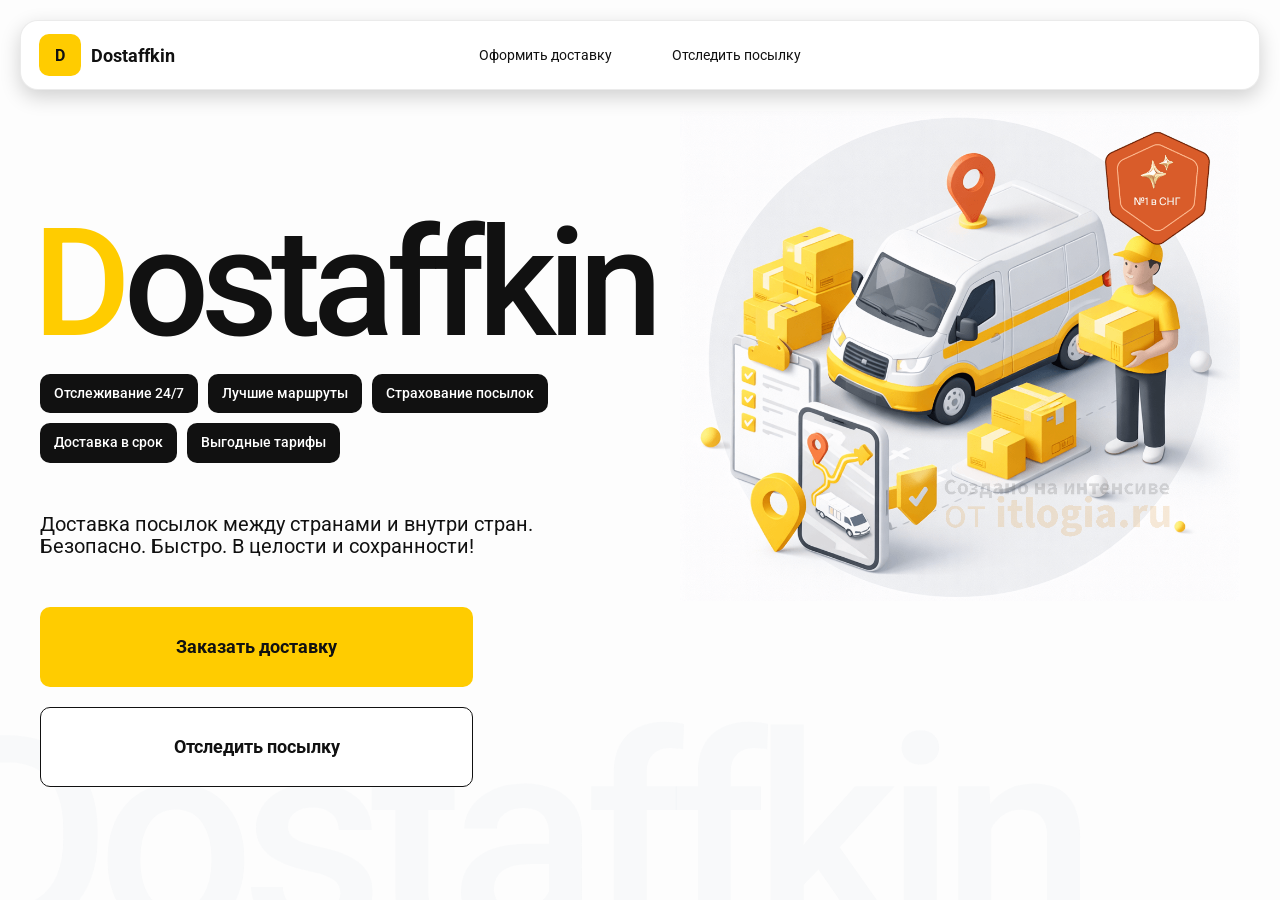
<file: index.html>
<!doctype html>
<html lang="ru">

<head>
    <meta charset="utf-8" />
    <meta name="viewport" content="width=device-width,initial-scale=1,maximum-scale=1,user-scalable=0" />
    <title>Dostaffkin — Доставка посылок между странами и внутри стран. Безопасно. Быстро. В целости и сохранности!
    </title>
    <link rel="stylesheet" href="styles/base.css" />
    <link rel="stylesheet" href="styles/base_adaptive.css" />
    <link rel="stylesheet" href="styles/index.css" />
    <link rel="stylesheet" href="styles/index_adaptive.css" />
</head>

<body>
    <div class="container">
        <header class="header">
            <a class="header-brand" href="#">
                <div class="header-logo">D</div>
                <div class="header-title">Dostaffkin</div>
            </a>
            <nav class="header-menu">
                <a class="header-link" href="./order.html">Оформить <span>доставку</span></a>
                <a class="header-link" href="./track.html">Отследить <span>посылку</span></a>
            </nav>
        </header>
        <main class="main">
            <section class="main-info">
                <div class="main-title">
                    <span>D</span>ostaffkin
                </div>
                <div class="main-features">
                    <div class="main-feature">Отслеживание 24/7</div>
                    <div class="main-feature">Лучшие маршруты</div>
                    <div class="main-feature">Страхование посылок</div>
                    <div class="main-feature">Доставка в срок</div>
                    <div class="main-feature">Выгодные тарифы</div>
                </div>
                <div class="main-description">
                    Доставка посылок между странами и внутри стран.
                    Безопасно. Быстро. В целости и сохранности!
                </div>
                <div class="main-actions">
                    <a class="button" type="button" href="./order.html">Заказать доставку</a>
                    <a class="button button-white" type="button" href="./track.html">Отследить посылку</a>
                </div>
            </section>
            <div class="main-title-ghost">Dostaffkin</div>
            <section class="main-image">
                <img src="images/main-image.png" alt="Main image" />
            </section>
        </main>
    </div>
</body>

</html>
</file>
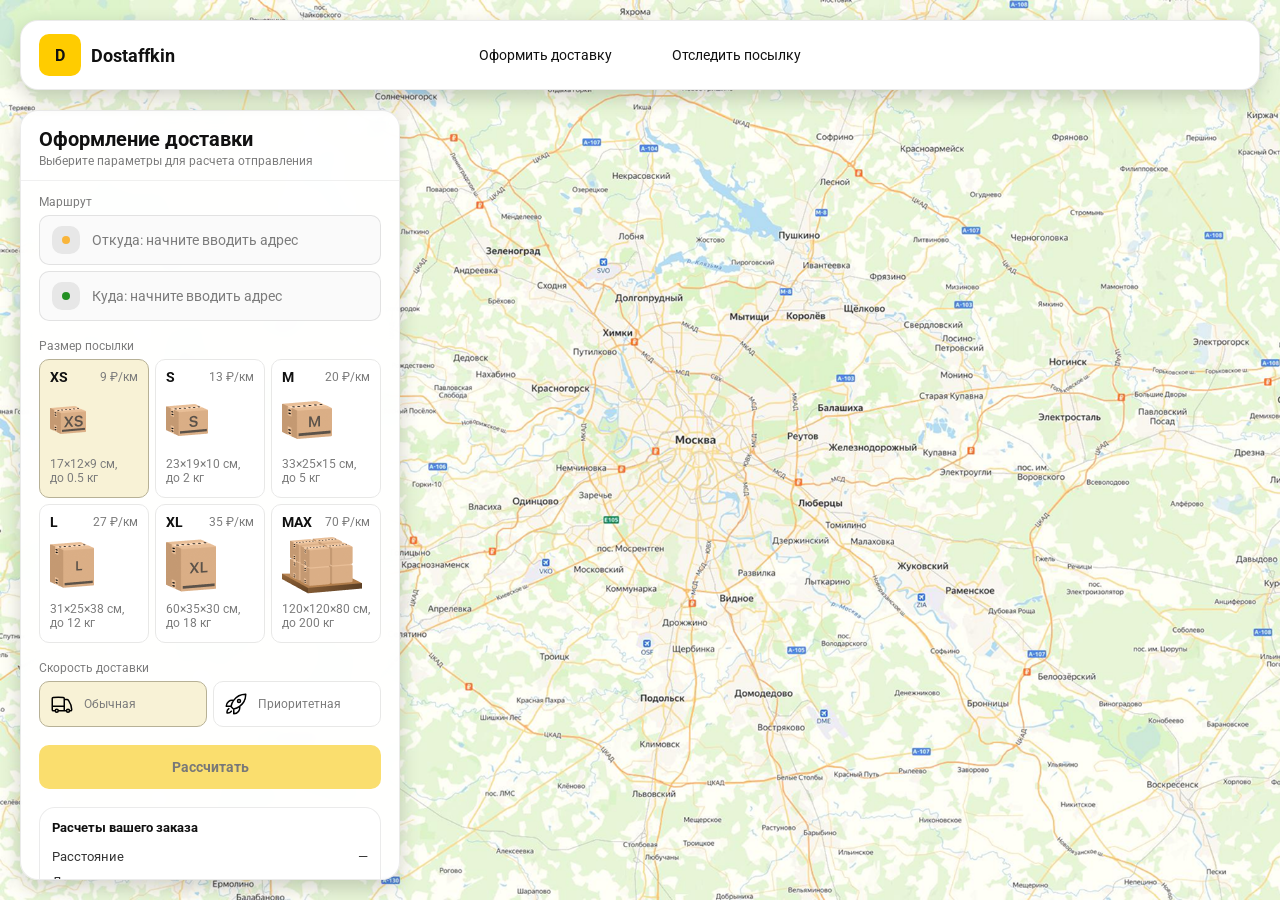
<file: order.html>
<!doctype html>
<html lang="ru">

<head>
    <meta charset="utf-8" />
    <meta name="viewport" content="width=device-width,initial-scale=1,maximum-scale=1,user-scalable=0" />
    <title>Оформление доставки</title>

    <link rel="stylesheet" href="styles/base.css" />
    <link rel="stylesheet" href="styles/base_adaptive.css" />

    <link rel="stylesheet" href="styles/order.css" />
    <link rel="stylesheet" href="styles/order_adaptive.css" />
</head>

<body>
    <div id="map"></div>
    <header class="header">
        <a class="header-brand" href="./index.html">
            <div class="header-logo">D</div>
            <div class="header-title">Dostaffkin</div>
        </a>
        <nav class="header-menu">
            <a class="header-link" href="#">Оформить <span>доставку</span></a>
            <a class="header-link" href="./track.html">Отследить <span>посылку</span></a>
        </nav>
    </header>
    <aside class="main" id="sidebar">
        <div class="main-header">
            <div class="main-title">Оформление доставки</div>
            <div class="main-text">Выберите параметры для расчета отправления</div>
        </div>
        <div class="main-content">
            <div class="main-route">
                <div class="main-block-title">Маршрут</div>
                <div class="main-fields">
                    <div class="main-field" id="fromField">
                        <div class="main-pin"></div>
                        <input id="from" placeholder="Откуда: начните вводить адрес" autocomplete="off" />
                        <div class="main-ac" id="fromAc" role="listbox" aria-label="Подсказки адресов"></div>
                    </div>

                    <div class="main-field" id="toField">
                        <div class="main-pin"></div>
                        <input id="to" placeholder="Куда: начните вводить адрес" autocomplete="off" />
                        <div class="main-ac" id="toAc" role="listbox" aria-label="Подсказки адресов"></div>
                    </div>
                </div>
            </div>
            <div class="main-package">
                <div class="main-block-title">Размер посылки</div>

                <div class="main-sizes">
                    <div class="main-size-card is-active" data-value="xs">
                        <div class="main-size-top">
                            <div class="main-size-label">XS</div>
                            <div class="main-size-rate">9 ₽/км</div>
                        </div>
                        <div class="main-size-media">
                            <img src="images/sizes/xs.png" alt="Короб XS" />
                        </div>
                        <div class="main-size-description">17×12×9 см,<br>до 0.5 кг</div>
                    </div>

                    <div class="main-size-card" data-value="s">
                        <div class="main-size-top">
                            <div class="main-size-label">S</div>
                            <div class="main-size-rate">13 ₽/км</div>
                        </div>
                        <div class="main-size-media">
                            <img src="images/sizes/s.png" alt="Короб S" />
                        </div>
                        <div class="main-size-description">23×19×10 см,<br>до 2 кг</div>
                    </div>

                    <div class="main-size-card" data-value="m">
                        <div class="main-size-top">
                            <div class="main-size-label">M</div>
                            <div class="main-size-rate">20 ₽/км</div>
                        </div>
                        <div class="main-size-media">
                            <img src="images/sizes/m.png" alt="Короб M" />
                        </div>
                        <div class="main-size-description">33×25×15 см,<br>до 5 кг</div>
                    </div>

                    <div class="main-size-card" data-value="l">
                        <div class="main-size-top">
                            <div class="main-size-label">L</div>
                            <div class="main-size-rate">27 ₽/км</div>
                        </div>
                        <div class="main-size-media">
                            <img src="images/sizes/l.png" alt="Короб L" />
                        </div>
                        <div class="main-size-description">31×25×38 см,<br>до 12 кг</div>
                    </div>

                    <div class="main-size-card" data-value="xl">
                        <div class="main-size-top">
                            <div class="main-size-label">XL</div>
                            <div class="main-size-rate">35 ₽/км</div>
                        </div>
                        <div class="main-size-media">
                            <img src="images/sizes/xl.png" alt="Короб XL" />
                        </div>
                        <div class="main-size-description">60×35×30 см,<br>до 18 кг</div>
                    </div>

                    <div class="main-size-card" data-value="max">
                        <div class="main-size-top">
                            <div class="main-size-label">MAX</div>
                            <div class="main-size-rate">70 ₽/км</div>
                        </div>
                        <div class="main-size-media main-size-media-palleta">
                            <img src="images/sizes/max.png" alt="Паллета" />
                        </div>
                        <div class="main-size-description">120×120×80 см,<br>до 200 кг</div>
                    </div>
                </div>
            </div>
            <div class="main-speed">
                <div class="main-block-title">Скорость доставки</div>

                <div class="main-speeds">
                    <div class="main-speed-card is-active" data-value="regular">
                        <img class="main-speed-media" src="images/icons/regular.svg" alt="Regular" />
                        <div class="main-speed-description">Обычная</div>
                    </div>
                    <div class="main-speed-card" data-value="fast">
                        <img class="main-speed-media" src="images/icons/fast.svg" alt="Fast" />
                        <div class="main-speed-description">Приоритетная</div>
                    </div>

                </div>
            </div>
            <div class="main-calculate-block">
                <button id="calc" class="button calculate-button" type="button" disabled>Рассчитать</button>
            </div>
            <div class="main-result" id="result">
                <div class="main-result-title">Расчеты вашего заказа</div>
                <div class="main-result-lines">
                    <div class="main-result-line"><span>Расстояние</span><span id="distanceValue">—</span></div>
                    <div class="main-result-line"><span>Доставим через</span><span id="durationValue">—</span></div>
                    <div class="main-result-line"><span>Тариф</span><span id="rateValue">—</span></div>
                </div>
                <div class="main-price">
                    <div class="main-price-label">Итого</div>
                    <div class="main-price-value" id="totalValue">—</div>
                </div>
            </div>
            <div class="main-order-box">
                <div class="main-order-form" id="orderForm">
                    <div class="main-order-title">Оформление доставки</div>
                    <div class="main-block-info-row">
                        <div class="main-block-title">Контакты</div>
                        <div class="order-fields">
                            <div class="main-field">
                                <input id="customerName" placeholder="Ваше имя" autocomplete="off" />
                            </div>
                            <div class="main-field">
                                <input id="customerPhone" placeholder="Ваш телефон" autocomplete="off"
                                    inputmode="tel" />
                            </div>
                        </div>
                    </div>
                    <div class="main-block-info-row extra-info">
                        <div class="main-block-title">Дополнительная информация</div>
                        <div class="main-field textarea">
                            <textarea id="comment" placeholder="Детали доставки и комментарии"></textarea>
                        </div>
                    </div>
                    <button id="submit" class="button main-submit-request" type="button" disabled>Отправить
                        заявку
                    </button>
                </div>

                <div class="main-order-success" id="orderSuccess">
                    <div class="main-success-icon">✓</div>
                    <div class="main-success-title">Заявка отправлена!</div>
                    <div class="main-success-title">Номер отправления – <span id="orderId"></span></div>
                    <div class="main-success-subtitle">Мы скоро свяжемся с вами</div>
                </div>
            </div>
        </div>
    </aside>
</body>

</html>
</file>
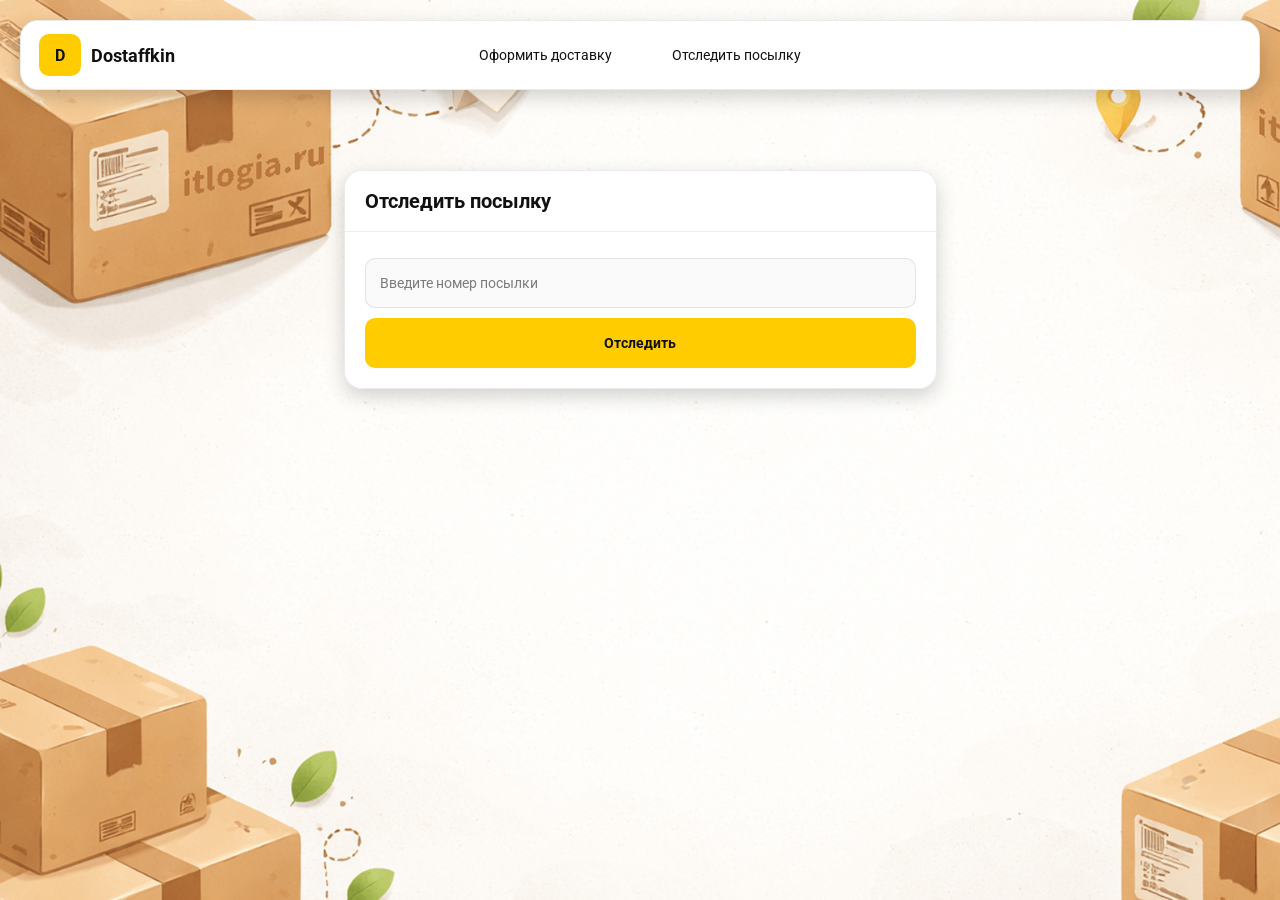
<file: track.html>
<!doctype html>
<html lang="ru">

<head>
    <meta charset="utf-8" />
    <meta name="viewport" content="width=device-width,initial-scale=1,maximum-scale=1,user-scalable=0" />
    <title>Отследить посылку</title>
    <link rel="stylesheet" href="styles/base.css" />
    <link rel="stylesheet" href="styles/base_adaptive.css" />

    <link rel="stylesheet" href="styles/track.css" />
    <link rel="stylesheet" href="styles/track_adaptive.css" />
</head>

<body>
    <div class="container">
        <header class="header">
            <a class="header-brand" href="./index.html">
                <div class="header-logo">D</div>
                <div class="header-title">Dostaffkin</div>
            </a>
            <nav class="header-menu">
                <a class="header-link" href="./order.html">Оформить <span>доставку</span></a>
                <a class="header-link" href="#">Отследить <span>посылку</span></a>
            </nav>
        </header>
        <main class="track-content">
            <section class="track-card track-search">
                <div class="track-title">Отследить посылку</div>
                <div class="track-action">
                    <div class="main-field track-field">
                        <input id="trackNumber" placeholder="Введите номер посылки" autocomplete="off" />
                    </div>
                    <button id="trackButton" class="button track-button" type="button">Отследить</button>
                </div>
            </section>
            <section class="track-card track-result" id="trackResult">
                <div class="track-result-header">
                    <div class="track-id" id="trackIdValue"></div>
                    <div class="track-routes">
                        <div class="track-route">
                            <div class="track-route-pin">
                                <svg xmlns="http://www.w3.org/2000/svg" fill="none" viewBox="0 0 24 24"
                                    stroke-width="1.5" stroke="orange" class="size-6">
                                    <path stroke-linecap="round" stroke-linejoin="round"
                                        d="M15 10.5a3 3 0 1 1-6 0 3 3 0 0 1 6 0Z" />
                                    <path stroke-linecap="round" stroke-linejoin="round"
                                        d="M19.5 10.5c0 7.142-7.5 11.25-7.5 11.25S4.5 17.642 4.5 10.5a7.5 7.5 0 1 1 15 0Z" />
                                </svg>
                            </div>
                            <div class="track-route-address" id="trackFromValue">
                                Откуда: Москва, улица Арбат, 1
                            </div>
                        </div>
                        <div class="track-route track-route-arrow">
                            <svg xmlns="http://www.w3.org/2000/svg" fill="none" viewBox="0 0 24 24" stroke-width="1.5"
                                stroke="currentColor" class="size-6">
                                <path stroke-linecap="round" stroke-linejoin="round"
                                    d="M19.5 13.5 12 21m0 0-7.5-7.5M12 21V3" />
                            </svg>
                        </div>
                        <div class="track-route">
                            <div class="track-route-pin">
                                <svg xmlns="http://www.w3.org/2000/svg" fill="none" viewBox="0 0 24 24"
                                    stroke-width="1.5" stroke="green" class="size-6">
                                    <path stroke-linecap="round" stroke-linejoin="round"
                                        d="M15 10.5a3 3 0 1 1-6 0 3 3 0 0 1 6 0Z" />
                                    <path stroke-linecap="round" stroke-linejoin="round"
                                        d="M19.5 10.5c0 7.142-7.5 11.25-7.5 11.25S4.5 17.642 4.5 10.5a7.5 7.5 0 1 1 15 0Z" />
                                </svg>
                            </div>
                            <div class="track-route-address" id="trackToValue">
                                Куда: Минск, проспект Независимости, 58
                            </div>
                        </div>
                    </div>
                </div>
                <div class="track-info">
                    <div class="track-status-title">Статус данной посылки:</div>
                    <div class="track-status-list" id="trackStatusList">


                        <div class="track-status created">
                            <img src="images/icons/created.svg" class="track-status-icon" alt="Created">
                            <div class="track-status-text">
                                <div class="track-status-text-state">Создан</div>
                                <div class="track-status-text-date">10.01.2026</div>
                            </div>
                        </div>

                        <div class="track-status in-way">
                            <img src="images/icons/in-way.svg" class="track-status-icon" alt="In way">
                            <div class="track-status-text">
                                <div class="track-status-text-state">В пути: Москва</div>
                                <div class="track-status-text-date">18.01.2026</div>
                            </div>
                        </div>

                        <div class="track-status ready">
                            <img src="images/icons/ready.svg" class="track-status-icon" alt="Ready">
                            <div class="track-status-text">
                                <div class="track-status-text-state">Готов к выдаче</div>
                                <div class="track-status-text-date">25.01.2026</div>
                            </div>
                        </div>

                        <div class="track-status done">
                            <img src="images/icons/done.svg" class="track-status-icon" alt="Done">
                            <div class="track-status-text">
                                <div class="track-status-text-state">Вручен</div>
                                <div class="track-status-text-date">27.01.2026</div>
                            </div>
                        </div>

                    </div>
                </div>
            </section>
        </main>
    </div>
</body>

</html>
</file>
<file: styles/base.css>
*, *::before, *::after {
    box-sizing: border-box;
}

@font-face {
    font-family: "Roboto";
    src: url("../fonts/Roboto-Regular.ttf");
    font-weight: normal;
}

@font-face {
    font-family: "Roboto";
    src: url("../fonts/Roboto-Bold.ttf");
    font-weight: bold;
}

@font-face {
    font-family: "Roboto";
    src: url("../fonts/Roboto-Medium.ttf");
    font-weight: 500;
}

html, body {
    margin: 0;
    color: #111111;
    font-family: "Roboto", sans-serif;
}

body {
    background: #FDFDFD;
}

.header {
    border-radius: 18px;
    box-shadow: 0 7px 20px 0 #0000002E;
    backdrop-filter: blur(10px);
    background: #ffffff;
    left: 20px;
    border: 1px solid rgba(0, 0, 0, 0.08);
    position: fixed;
    right: 20px;
    top: 20px;
    padding: 14px 18px;
    height: 70px;
    display: flex;
    align-items: center;
    z-index: 6;
}

.header-brand {
    display: flex;
    align-items: center;
    text-decoration: none;
    gap: 10px;
}

.header-logo {
    width: 42px;
    height: 42px;
    border-radius: 10px;
    background: #FFCC00;
    display: grid;
    place-items: center;
    font-weight: bold;
    color: #111;
}

.header-title {
    font-size: 18px;
    font-weight: bold;
    color: #111111;
    text-decoration: none;
}

.header-menu {
    display: flex;
    align-items: center;
    gap: 60px;
    margin: 0;
    position: absolute;
    left: 50%;
    transform: translateX(-50%);
}

.header-link {
    font-size: 14px;
    color: #111111;
    text-decoration: none;
}

.button {
    border: 0;
    outline: none;
    height: 44px;
    border-radius: 10px;
    font-size: 14px;
    font-weight: bold;
    cursor: pointer;
    font-family: inherit;
    transition: transform .08s ease, opacity .12s ease;
    background: #ffcc00;
    color: #111111;
    text-align: center;
    text-decoration: none;
}

.button:hover {
    background-color: #E5BC19;
}

.button:disabled {
    cursor: not-allowed;
    background-color: #FADE6E;
    color: #787878;
    transform: none;
}

.button.button-white {
    background: #ffffff;
    border: 1px solid #111111;
}

.button.button-white:hover {
    background: rgb(241 241 241);
}

.main-field {
    display: flex;
    align-items: center;
    margin-top: 6px;
    gap: 10px;
    border: 1px solid #1111111A;
    background: #FAFAFA;
    border-radius: 10px;
    padding: 10px 12px;
    position: relative;
    box-sizing: border-box;
    height: 50px;
}

.main-field.textarea {
    height: auto;
}

.main-pin {
    width: 28px;
    height: 28px;
    border-radius: 10px;
    background: rgba(17, 17, 17, 0.08);
    display: grid;
    place-items: center;
    flex: 0 0 auto;
    position: relative;
}

.main-pin::before {
    content: "";
    width: 8px;
    height: 8px;
    border-radius: 999px;
    background: orange;
    opacity: .75;
    display: block;
}

.main-field:last-child .main-pin::before {
    background: green;
    opacity: .85;
}

input, textarea {
    width: 100%;
    border: 0;
    outline: none;
    background: transparent;
    font-size: 14px;
    color: #111111;
    font-family: inherit;
}

textarea {
    resize: vertical;
    min-height: 72px;
    padding: 2px 0;
}

input::placeholder, textarea::placeholder {
    color: #7C7C7C;
}

.main-field:focus-within {
    border-color: rgba(0, 0, 0, 0.20);
    box-shadow: 0 0 0 4px rgba(255, 204, 0, 0.35);
    background: rgba(255, 255, 255, 0.75);
}
</file>
<file: styles/base_adaptive.css>
@media (max-width: 767px) {
    .header {
        left: 10px;
        right: 10px;
        top: 10px;
    }

    .header-link span {
        display: none;
    }

    .header-menu {
        gap: 20px;
        justify-content: flex-start;
        margin: 0 0 0 30px;
        position: static;
        transform: none;
    }
}

@media (max-width: 420px) {
    .header-title {
        display: none;
    }
}

@media (max-width: 374px) {
    .header-menu {
        gap: 10px;
        margin: 0 0 0 10px;
    }
}
</file>
<file: styles/index.css>
.container {
    overflow: hidden;
    min-height: 100vh;
}

.main {
    padding: 111px 40px 40px;
    position: relative;
    display: flex;
}

.main-info {
    max-width: 840px;
    width: 100%;
    position: relative;
}

.main-title {
    margin-top: 98px;
    font-weight: 500;
    font-size: 200px;
    line-height: 1;
    letter-spacing: -0.05em;
    color: #111111;
    left: -15px;
    position: relative;
}

.main-title span {
    color: #ffcc00;
}

.main-features {
    margin-top: 15px;
    display: flex;
    flex-wrap: wrap;
    gap: 10px;
}

.main-feature {
    background: #111111;
    color: #ffffff;
    padding: 12px 14px;
    font-weight: 500;
    font-size: 14px;
    line-height: 1.1;
    border-radius: 10px;
}

.main-description {
    margin-top: 50px;
    max-width: 500px;
    font-size: 20px;
    line-height: 1.1;
    color: #111111;
}

.main-actions {
    margin-top: 50px;
    display: flex;
    flex-direction: column;
    gap: 20px;
}

.main-actions .button {
    height: 80px;
    width: 433px;
    font-size: 18px;
    font-weight: bold;
    place-items: center;
    display: grid;
}

.main-title-ghost {
    position: absolute;
    z-index: -1;
    left: -70px;
    bottom: -150px;
    font-weight: 500;
    font-size: 278px;
    line-height: 1;
    letter-spacing: -0.05em;
    color: #ECEDF04D;
}

.main-image {
    width: 1024px;
    top: 100px;
    z-index: -2;
}

.main-image img {
    width: 100%;
    max-width: 1024px;
    height: auto;
    display: block;
}
</file>
<file: styles/index_adaptive.css>
@media (max-width: 1760px) {
    .main-title {
        font-size: 150px;
        left: -7px;
    }

    .main-info {
        max-width: 640px;
    }
}

@media (max-width: 1200px) {
    .main-info {
        max-width: 540px;
    }

    .main {
        padding: 111px 20px 20px;
    }

    .main-title {
        font-size: 120px;
        left: -4px;
    }

    .main-title-ghost {
        font-size: 220px;
    }
}

@media (max-width: 1024px) {
    .main-title {
        margin-top: 30px;
    }

    .main {
        flex-direction: column-reverse;
    }

    .main-image {
        max-width: 350px;
        position: absolute;
        left: 370px;
        top: 370px;
    }

    .main-info {
        max-width: 100%;
    }

    .main-actions {
        gap: 10px;
    }

    .main-actions .button {
        height: 50px;
        font-size: 14px;
        width: auto;
        max-width: 300px;
    }

    .main-description {
        max-width: 350px;
    }
}

@media (max-width: 570px) {
    .main-title {
        font-size: 88px;
    }

    .main-description {
        max-width: 100%
    }

    .main-actions {
       width: 100%;
    }

    .main-actions .button {
        width: 100%;
        max-width: 100%
    }

    .main-image {
        max-width: 650px;
        position: absolute;
        left: 170px;
        top: 70px;
        opacity: 0.2;
    }
}

@media (max-width: 400px) {
    .main-title {
        font-size: 70px;
    }
}
</file>
<file: styles/order.css>
#map {
    background-image: url("../images/order-bg.png");
    background-size: cover;
    position: fixed;
    inset: 0;
}

.main {
    border-radius: 18px;
    box-shadow: 0 7px 20px 0 #0000002E;
    backdrop-filter: blur(10px);
    background: rgba(255, 255, 255, 0.96);
    left: 20px;
    border: 1px solid rgba(0, 0, 0, 0.08);
    position: fixed;
    top: 110px;
    bottom: 20px;
    width: 380px;
    display: flex;
    flex-direction: column;
    overflow: hidden;
    z-index: 5;
}

.main-header {
    padding: 18px 18px 12px 18px;
    border-bottom: 1px solid rgba(0, 0, 0, 0.06);
    display: flex;
    flex-direction: column;
}

.main-title {
    font-size: 20px;
    line-height: 100%;
    font-weight: bold;
}

.main-text {
    font-size: 12px;
    margin-top: 5px;
    color: #7C7C7C;
}

.main-content {
    padding: 14px 18px 18px 18px;
    overflow: auto;
    scrollbar-width: none;
    display: flex;
    flex-direction: column;
    gap: 18px;
    flex: 1;
}

.main-block-title {
    font-size: 12px;
    color: #7C7C7C;
}

.main-route .main-block-title,
.main-package .main-block-title {
    margin-bottom: 6px;
}


.main-sizes {
    display: grid;
    gap: 6px;
    grid-template-columns: repeat(3, 1fr);
}

.main-size-card {
    border: 1px solid #E8E8E7;
    background: #FFFFFF;
    border-radius: 10px;
    padding: 10px;
    cursor: pointer;
    user-select: none;
    transition: transform .08s ease, border-color .12s ease, background .12s ease;
    min-height: 139px;
}

.main-size-card:hover {
    transform: translateY(-1px);
}

.main-size-card.is-active {
    background-color: #F8F2D6;
    border-color: #B7B196;
}

.main-size-top {
    display: flex;
    align-items: center;
    justify-content: space-between;
}

.main-size-label {
    font-weight: bold;
    font-size: 14px;
    color: #111111;
    line-height: 100%;
}

.main-size-rate {
    font-size: 12px;
    color: #7C7C7C;
    line-height: 100%;
}

.main-size-media {
    margin-top: 8px;
    height: 57px;
}

.main-size-description {
    margin-top: 8px;
    font-size: 12px;
    color: #7C7C7C;
    line-height: 1.2;
}

.calculate-button {
    width: 100%;
}

.main-result {
    border: 1px solid rgba(0, 0, 0, 0.08);
    background: rgba(255, 255, 255, 0.75);
    border-radius: 16px;
    padding: 12px;
    line-height: 1.25;
}

.main-result-title {
    font-weight: bold;
    font-size: 13px;
    color: #111111;
    margin-bottom: 13px;
}

.main-result-lines {
    gap: 8px;
    display: flex;
    flex-direction: column;
}

.main-result-line {
    font-size: 13px;
    color: rgba(17, 17, 17, 0.85);
    display: flex;
    justify-content: space-between;
}

.main-price {
    margin-top: 18px;
    padding-top: 10px;
    border-top: 1px dashed rgba(0, 0, 0, 0.12);
    display: flex;
    align-items: baseline;
    justify-content: space-between;
}

.main-price-label {
    font-size: 12px;
    color: rgba(17, 17, 17, 0.55);
}

.main-price-value {
    font-size: 20px;
    font-weight: bold;
    color: #111111;
    letter-spacing: -0.3px;
}

.main-order-box {
    background: #ffffff;
    border: 1px solid #E8E8E7;
    border-radius: 10px;
    padding: 12px;
}

.main-order-title {
    margin-bottom: 8px;
    font-weight: bold;
    font-size: 14px;
    color: #111111;
}

.main-block-info {
    display: flex;
    flex-direction: column;
    gap: 6px;
}

.order-fields {
    display: grid;
    grid-template-columns: 1fr 1fr;
    column-gap: 10px;
    margin-top: 6px;
}

.main-block-info-row.extra-info {
    display: block;
    margin-top: 13px;
}

.main-submit-request {
    width: 100%;
    margin-top: 6px;
}

.main-order-success {
    display: none;
    text-align: center;
    padding: 22px 12px;
    gap: 12px;
}

.main-order-success.is-visible {
    display: flex;
    flex-direction: column;
    align-items: center;
}

.main-success-icon {
    width: 56px;
    height: 56px;
    border-radius: 50%;
    background: #16a34a;
    color: #ffffff;
    display: grid;
    place-items: center;
    font-size: 30px;
}

.main-success-title {
    font-size: 14px;
    font-weight: bold;
    color: #111111;
}

.main-success-subtitle {
    font-size: 12px;
    color: rgba(17, 17, 17, 0.55);
    line-height: 1.3;
}

.main-speed .main-block-title {
    margin-bottom: 6px;
}

.main-speeds {
    display: grid;
    gap: 6px;
    grid-template-columns: repeat(2, 1fr);
}

.main-speed-card {
    border: 1px solid #E8E8E7;
    background: #FFFFFF;
    border-radius: 10px;
    padding: 10px;
    cursor: pointer;
    user-select: none;
    transition: transform .08s ease, border-color .12s ease, background .12s ease;
    display: flex;
    align-items: center;
    gap: 10px;
}

.main-speed-card:hover {
    transform: translateY(-1px);
}

.main-speed-card.is-active {
    background-color: #F8F2D6;
    border-color: #B7B196;
}

.main-speed-description {
    font-size: 12px;
    color: #7C7C7C;
    line-height: 1.2;
}
</file>
<file: styles/order_adaptive.css>
@media (max-width: 767px) {
    .main {
        left: 10px;
        right: 10px;
        top: 50%;
        bottom: 12px;
        width: auto;
        max-width: none;
    }
}

@media (max-width: 420px) {
    .main-sizes {
        grid-template-columns: repeat(2, 1fr);
    }
}
</file>
<file: styles/track.css>
.container {
    background: #F4F4F4 url("../images/track-bg.png");
    background-size: cover;
    min-height: 100vh;
    padding: 170px 0 50px 0;
}

.track-content {
    width: 593px;
    margin: 0 auto;
}

.track-card {
    width: 100%;
    border-radius: 18px;
    box-shadow: 0 7px 20px 0 #0000002E;
    backdrop-filter: blur(10px);
    background: rgba(255, 255, 255, 0.96);
    border: 1px solid rgba(0, 0, 0, 0.08);
}

.track-title {
    font-size: 20px;
    line-height: 100%;
    font-weight: bold;
    border-bottom: 1px solid #EEEEEE;
    padding: 20px;
}

.track-action {
    padding: 20px;
}

.track-button {
    width: 100%;
    height: 50px;
}

.track-field {
    margin-bottom: 10px;
}

.track-result {
    margin-top: 5px;
    display: none;
}

.track-result.is-visible {
    display: block;
}

.track-result-header {
    font-weight: bold;
    font-size: 14px;
    color: #111111;
    padding: 20px;
    border-bottom: 1px solid #EEEEEE;
}

.track-id {
    margin-bottom: 12px;
    font-size: 20px;
}

.track-routes {
    display: flex;
    flex-direction: column;
    gap: 10px;
    font-weight: normal;
}

.track-route {
    display: flex;
    align-items: center;
    gap: 10px;
}

.track-route-pin {
    width: 24px;
    height: 24px;
    flex-shrink: 0;
}

.track-route-arrow {
    padding: 15px 0;
    width: 24px;
    height: 24px;
}

.track-info {
    padding: 20px;
}

.track-status {
    display: flex;
    align-items: center;
    font-size: 12px;
    gap: 10px;
}

.track-status-title {
    font-size: 14px;
    color: #111111;
    margin-bottom: 20px;
}

.track-status-list {
    display: flex;
    flex-direction: column;
    gap: 15px;
}

.track-status-icon {
    width: 40px;
    height: 40px;
    border-radius: 50%;
    background: rgba(17, 17, 17, 0.08);
    display: grid;
    place-items: center;
    flex: 0 0 auto;
}

.track-status.created .track-status-icon {
    background-color: #F1CB00;
}

.track-status.in-way .track-status-icon {
    background-color: #F08A11;
}

.track-status.ready .track-status-icon {
    background-color: #A35D0A;
}

.track-status.done .track-status-icon {
    background-color: #37C93B;
}

.track-status-text {
    display: flex;
    align-items: center;
    justify-content: space-between;
    color: #111111;
    font-size: 12px;
    flex: 1;
}

.track-status-date {
    color: rgba(17, 17, 17, 0.55);
}
</file>
<file: styles/track_adaptive.css>
@media (max-width: 767px) {
    .container {
        padding: 130px 0 50px 0;
    }

    .track-content {
        width: 100%;
        padding-left: 10px;
        padding-right: 10px;
    }

    .track-result-header {
        padding: 20px;
    }
}
</file>
